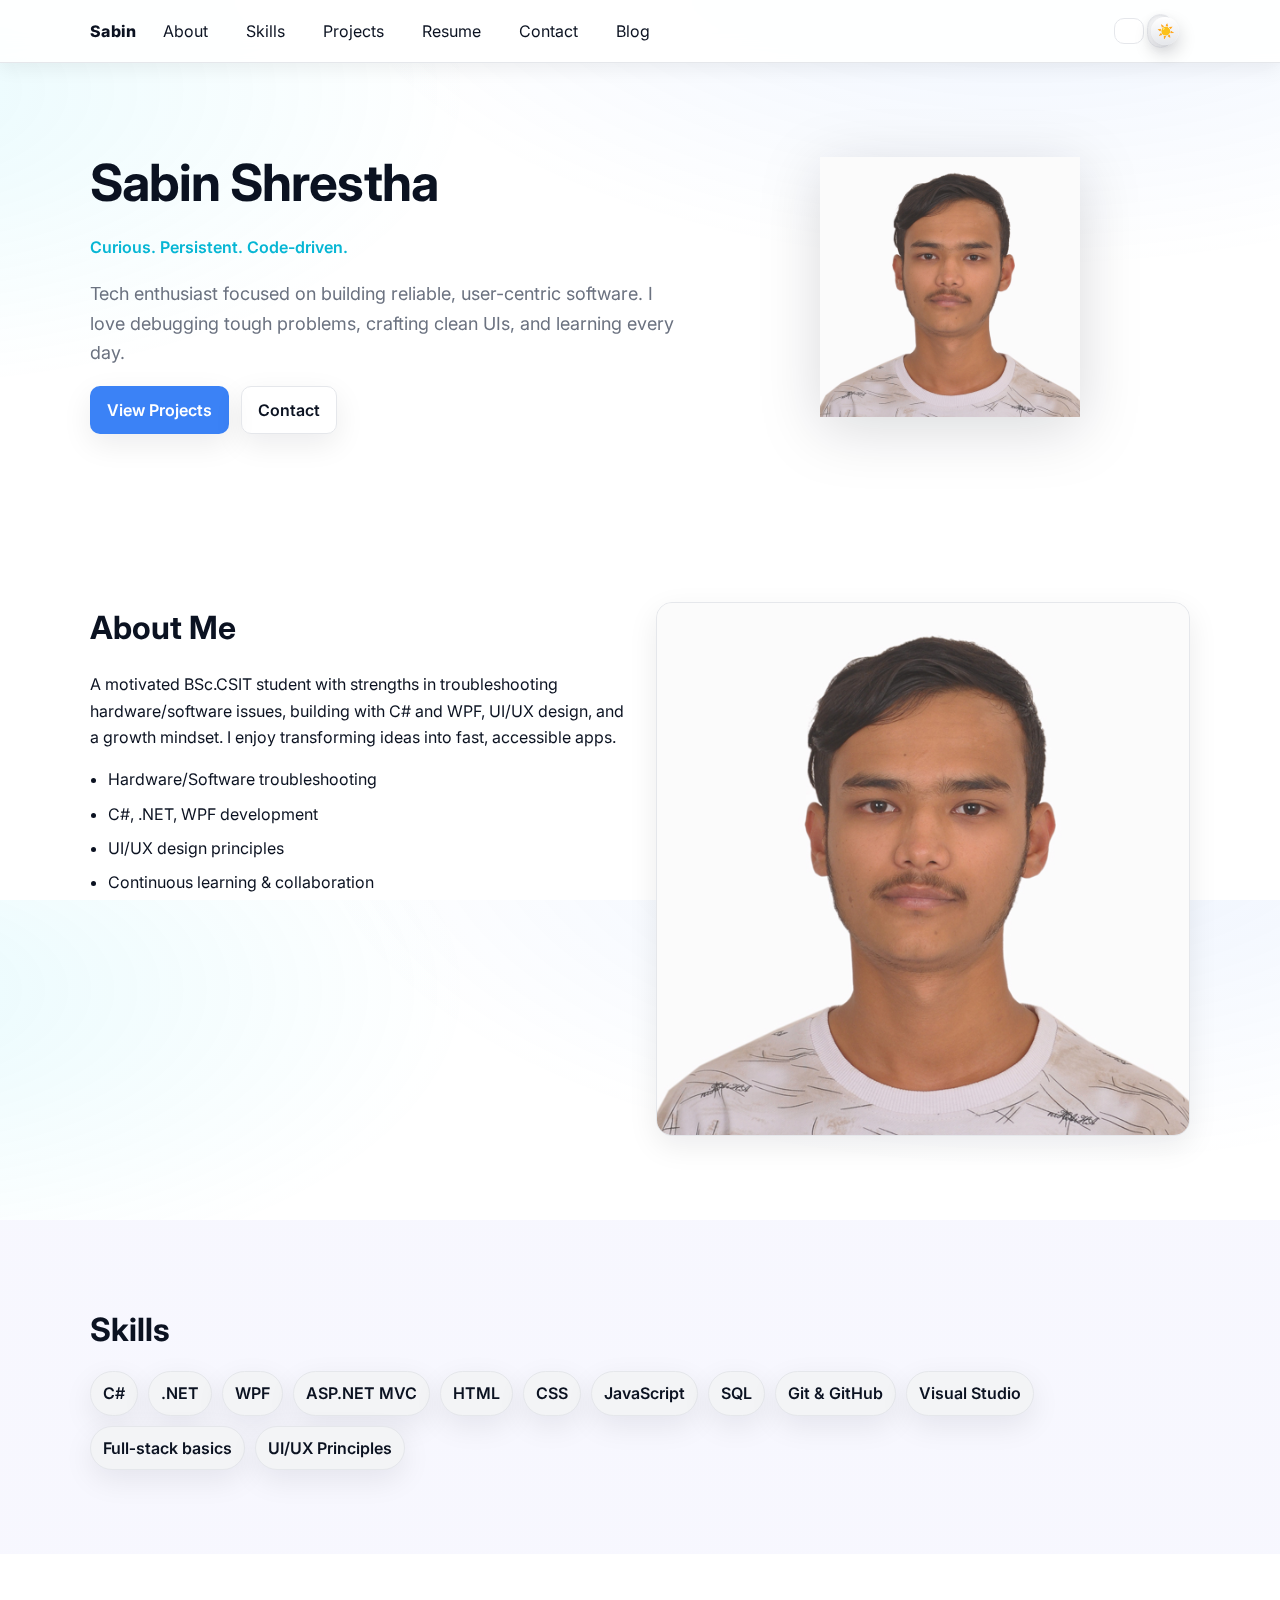
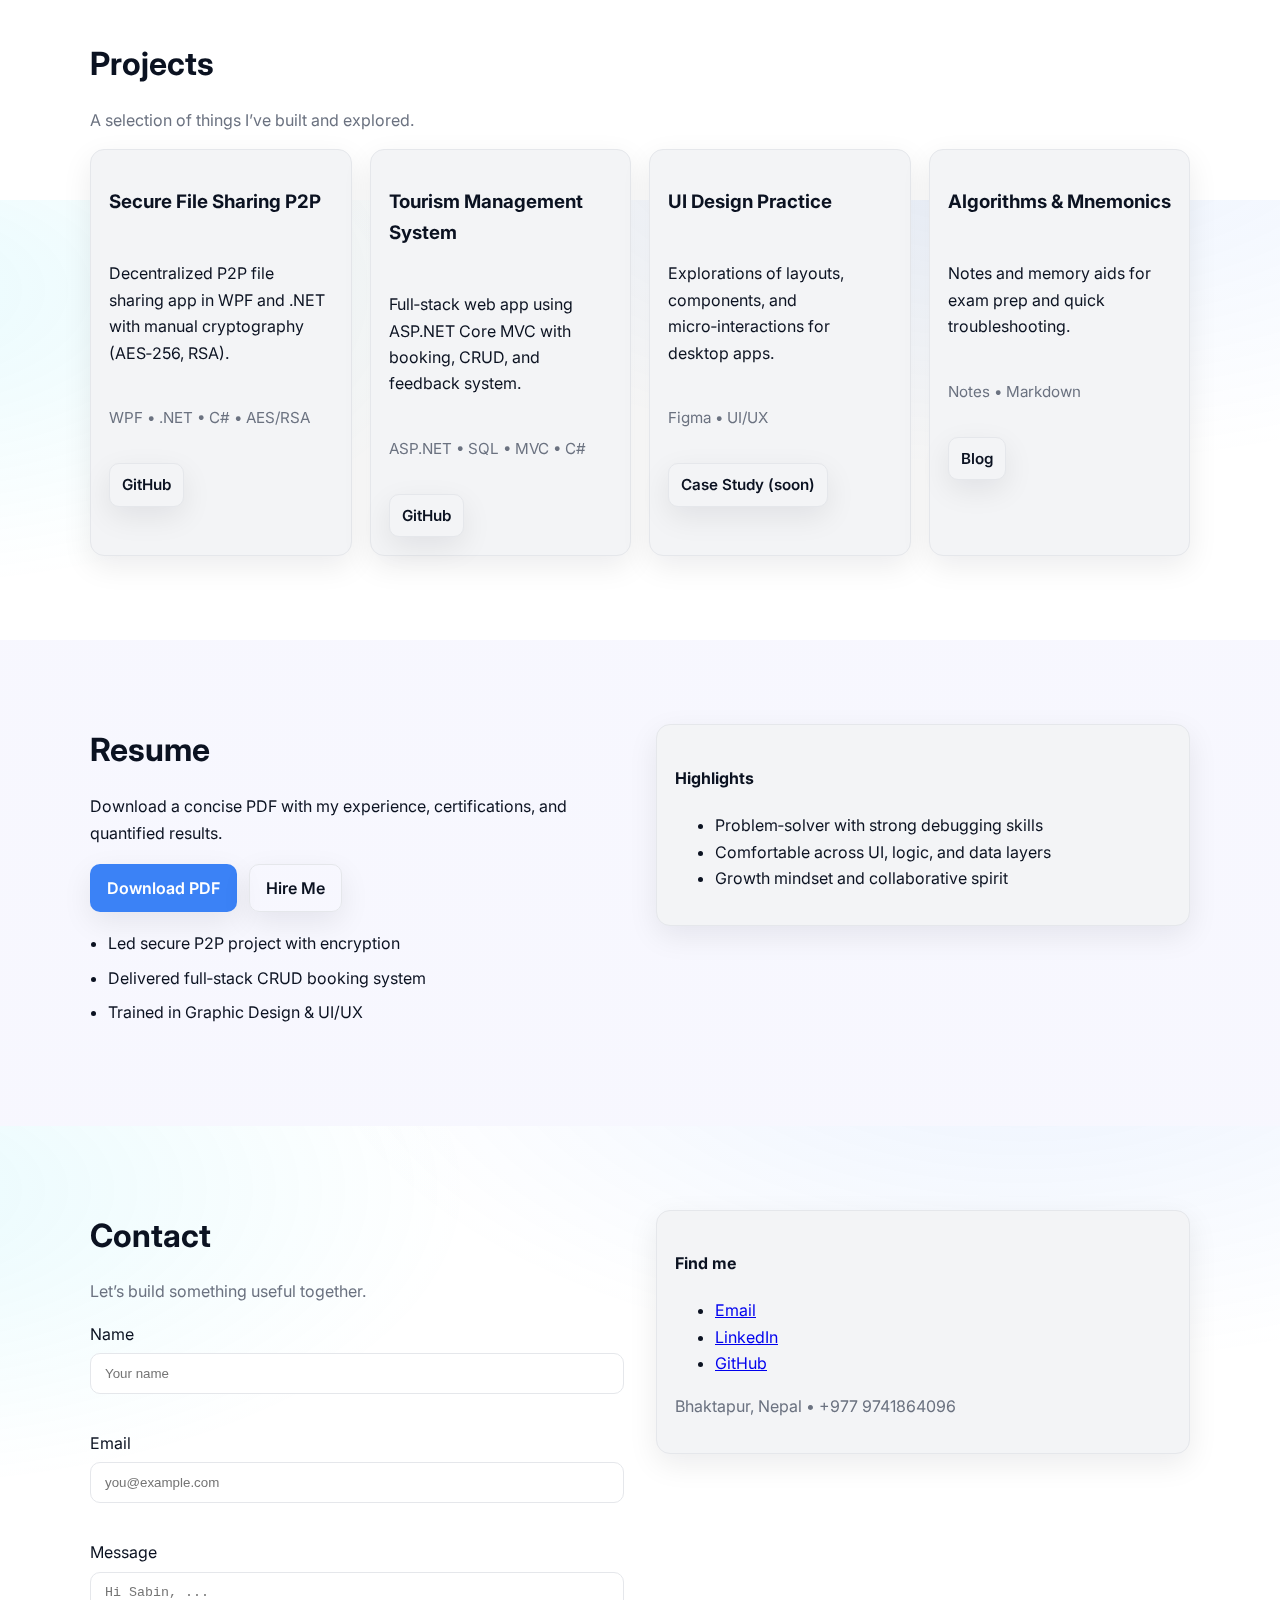
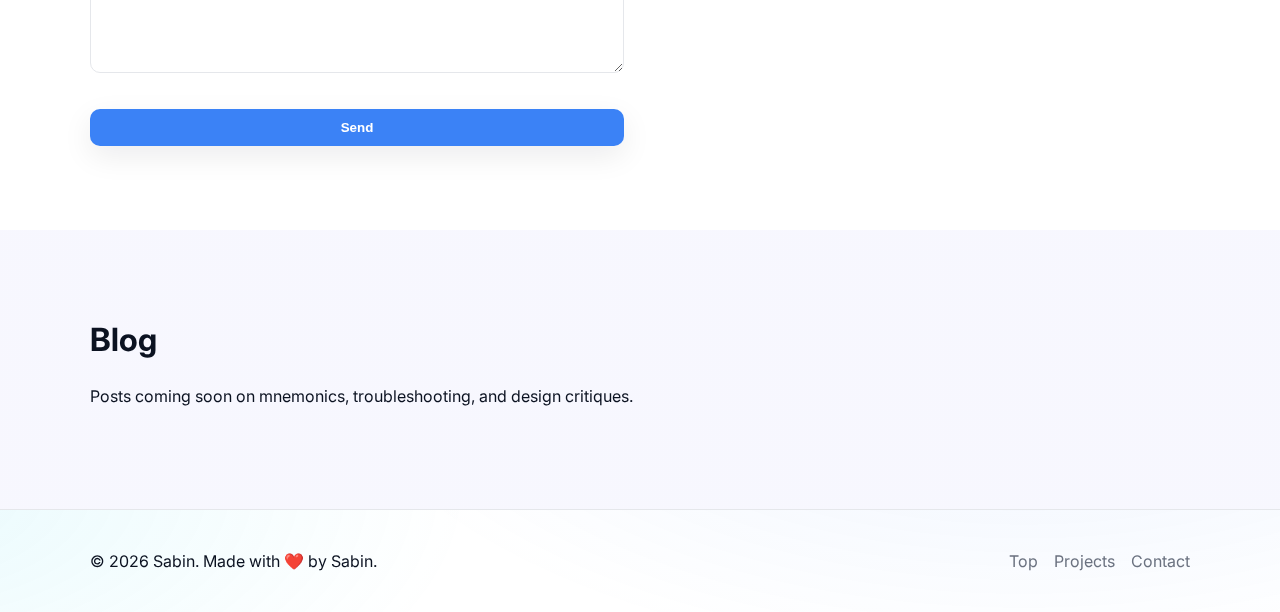
<file: sabeportfolio/index.html>
<!DOCTYPE html>
<html lang="en" data-theme="light">
<head>
  <meta charset="utf-8" />
  <meta name="viewport" content="width=device-width, initial-scale=1" />
  <title>Sabin | Portfolio</title>
  <meta name="description" content="Portfolio of Sabin Shrestha – Curious. Persistent. Code-driven." />
  <link rel="preconnect" href="https://fonts.googleapis.com">
  <link rel="preconnect" href="https://fonts.gstatic.com" crossorigin>
  <link href="https://fonts.googleapis.com/css2?family=Inter:wght@300;400;500;600;700;800&display=swap" rel="stylesheet">
  <link rel="stylesheet" href="./assets/css/styles.css" />
</head>
<body>
  <header class="site-header">
    <nav class="nav container">
      <a class="brand" href="#hero">Sabin</a>
      <button class="nav-toggle" aria-label="Toggle menu" aria-expanded="false">☰</button>
      <ul class="nav-links">
        <li><a href="#about">About</a></li>
        <li><a href="#skills">Skills</a></li>
        <li><a href="#projects">Projects</a></li>
        <li><a href="#resume">Resume</a></li>
        <li><a href="#contact">Contact</a></li>
        <li><a href="#blog">Blog</a></li>
      </ul>
      <label class="theme-switch" title="Toggle theme">
        <input id="theme-toggle" type="checkbox" />
        <span class="slider"></span>
      </label>
    </nav>
  </header>

  <main>
    <!-- Hero -->
    <section id="hero" class="section hero">
      <div class="container hero-grid">
        <div class="hero-text">
          <h1 id="site-name">Sabin Shrestha</h1>
          <p id="site-tag" class="tag">Curious. Persistent. Code-driven.</p>
          <p id="site-lead" class="lead">Tech enthusiast focused on building reliable, user-centric software. I love debugging tough problems, crafting clean UIs, and learning every day.</p>
          <div class="cta">
            <a class="btn primary" href="#projects">View Projects</a>
            <a class="btn ghost" href="#contact">Contact</a>
          </div>
        </div>
        <div class="hero-media">
          <img id="avatar-img" class="avatar" src="./assets/img/Sabin Shrestha.jpg" alt="Sabin avatar placeholder" />
        </div>
      </div>
    </section>

    <!-- About -->
    <section id="about" class="section">
      <div class="container two-col">
        <div>
          <h2>About Me</h2>
          <p id="about-text">A motivated BSc.CSIT student with strengths in troubleshooting hardware/software issues, building with C# and WPF, UI/UX design, and a growth mindset. I enjoy transforming ideas into fast, accessible apps.</p>
          <ul class="ticks">
            <li>Hardware/Software troubleshooting</li>
            <li>C#, .NET, WPF development</li>
            <li>UI/UX design principles</li>
            <li>Continuous learning & collaboration</li>
          </ul>
        </div>
        <div class="about-media">
          <div class="image-frame">
            <img src="./assets/img/Sabin Shrestha.jpg" alt="Friendly image placeholder" />
          </div>
        </div>
      </div>
    </section>

    <!-- Skills -->
    <section id="skills" class="section alt">
      <div class="container">
        <h2>Skills</h2>
        <div id="skills-chips" class="chip-grid">
          <span class="chip">C#</span>
          <span class="chip">.NET</span>
          <span class="chip">WPF</span>
          <span class="chip">ASP.NET MVC</span>
          <span class="chip">HTML</span>
          <span class="chip">CSS</span>
          <span class="chip">JavaScript</span>
          <span class="chip">SQL</span>
          <span class="chip">Git & GitHub</span>
          <span class="chip">Visual Studio</span>
          <span class="chip">Full‑stack basics</span>
          <span class="chip">UI/UX Principles</span>
        </div>
      </div>
    </section>

    <!-- Projects -->
    <section id="projects" class="section">
      <div class="container">
        <div class="section-head">
          <h2>Projects</h2>
          <p class="muted">A selection of things I’ve built and explored.</p>
        </div>
        <div id="projects-list" class="cards">
          <article class="card">
            <h3>Secure File Sharing P2P</h3>
            <p>Decentralized P2P file sharing app in WPF and .NET with manual cryptography (AES‑256, RSA).</p>
            <p class="stack">WPF • .NET • C# • AES/RSA</p>
            <div class="card-actions">
              <a class="btn small" href="https://github.com/001sabin/SecureFileShareP2P" target="_blank" rel="noopener">GitHub</a>
            </div>
          </article>
          <article class="card">
            <h3>Tourism Management System</h3>
            <p>Full‑stack web app using ASP.NET Core MVC with booking, CRUD, and feedback system.</p>
            <p class="stack">ASP.NET • SQL • MVC • C#</p>
            <div class="card-actions">
              <a class="btn small" href="https://github.com/001sabin/TourismManagementSystem" target="_blank" rel="noopener">GitHub</a>
            </div>
          </article>
          <article class="card">
            <h3>UI Design Practice</h3>
            <p>Explorations of layouts, components, and micro‑interactions for desktop apps.</p>
            <p class="stack">Figma • UI/UX</p>
            <div class="card-actions">
              <a class="btn small" href="#" aria-disabled="true">Case Study (soon)</a>
            </div>
          </article>
          <article class="card">
            <h3>Algorithms & Mnemonics</h3>
            <p>Notes and memory aids for exam prep and quick troubleshooting.</p>
            <p class="stack">Notes • Markdown</p>
            <div class="card-actions">
              <a class="btn small" href="#blog">Blog</a>
            </div>
          </article>
        </div>
      </div>
    </section>

    <!-- Resume -->
    <section id="resume" class="section alt">
      <div class="container two-col">
        <div>
          <h2>Resume</h2>
          <p>Download a concise PDF with my experience, certifications, and quantified results.</p>
          <div class="cta">
            <a id="resume-link" class="btn primary" href="./assets/resume/Sabin_Shrestha_Resume.pdf" download>Download PDF</a>
            <a class="btn ghost" href="#contact">Hire Me</a>
          </div>
          <ul class="ticks space">
            <li>Led secure P2P project with encryption</li>
            <li>Delivered full‑stack CRUD booking system</li>
            <li>Trained in Graphic Design & UI/UX</li>
          </ul>
        </div>
        <div>
          <div class="resume-card">
            <h4>Highlights</h4>
            <ul>
              <li>Problem‑solver with strong debugging skills</li>
              <li>Comfortable across UI, logic, and data layers</li>
              <li>Growth mindset and collaborative spirit</li>
            </ul>
          </div>
        </div>
      </div>
    </section>

    <!-- Contact -->
    <section id="contact" class="section">
      <div class="container two-col">
        <div>
          <h2>Contact</h2>
          <p class="muted">Let’s build something useful together.</p>
          <form id="contact-form" class="form" novalidate>
            <div class="field">
              <label for="name">Name</label>
              <input id="name" name="name" type="text" placeholder="Your name" required />
              <span class="error" data-for="name"></span>
            </div>
            <div class="field">
              <label for="email">Email</label>
              <input id="email" name="email" type="email" placeholder="you@example.com" required />
              <span class="error" data-for="email"></span>
            </div>
            <div class="field">
              <label for="message">Message</label>
              <textarea id="message" name="message" rows="5" placeholder="Hi Sabin, ..." required></textarea>
              <span class="error" data-for="message"></span>
            </div>
            <button class="btn primary" type="submit">Send</button>
          </form>
        </div>
        <div>
          <div class="contact-card">
            <h4>Find me</h4>
            <ul id="socials" class="socials">
              <li><a id="social-email" href="mailto:shresthasabin130@gmail.com">Email</a></li>
              <li><a id="social-linkedin" href="https://www.linkedin.com/in/sabinshrestha001/" target="_blank" rel="noopener">LinkedIn</a></li>
              <li><a id="social-github" href="https://github.com/001sabin" target="_blank" rel="noopener">GitHub</a></li>
            </ul>
            <p class="muted">Bhaktapur, Nepal • +977 9741864096</p>
          </div>
        </div>
      </div>
    </section>

    <!-- Blog Placeholder -->
    <section id="blog" class="section alt">
      <div class="container">
        <h2>Blog</h2>
        <p>Posts coming soon on mnemonics, troubleshooting, and design critiques.</p>
      </div>
    </section>
  </main>

  <footer class="site-footer">
    <div class="container footer-grid">
      <p>© <span id="year"></span> Sabin. Made with ❤️ by Sabin.</p>
      <ul class="footer-links">
        <li><a href="#hero">Top</a></li>
        <li><a href="#projects">Projects</a></li>
        <li><a href="#contact">Contact</a></li>
      </ul>
    </div>
  </footer>

  <script src="./assets/js/main.js"></script>
</body>
</html>
</file>
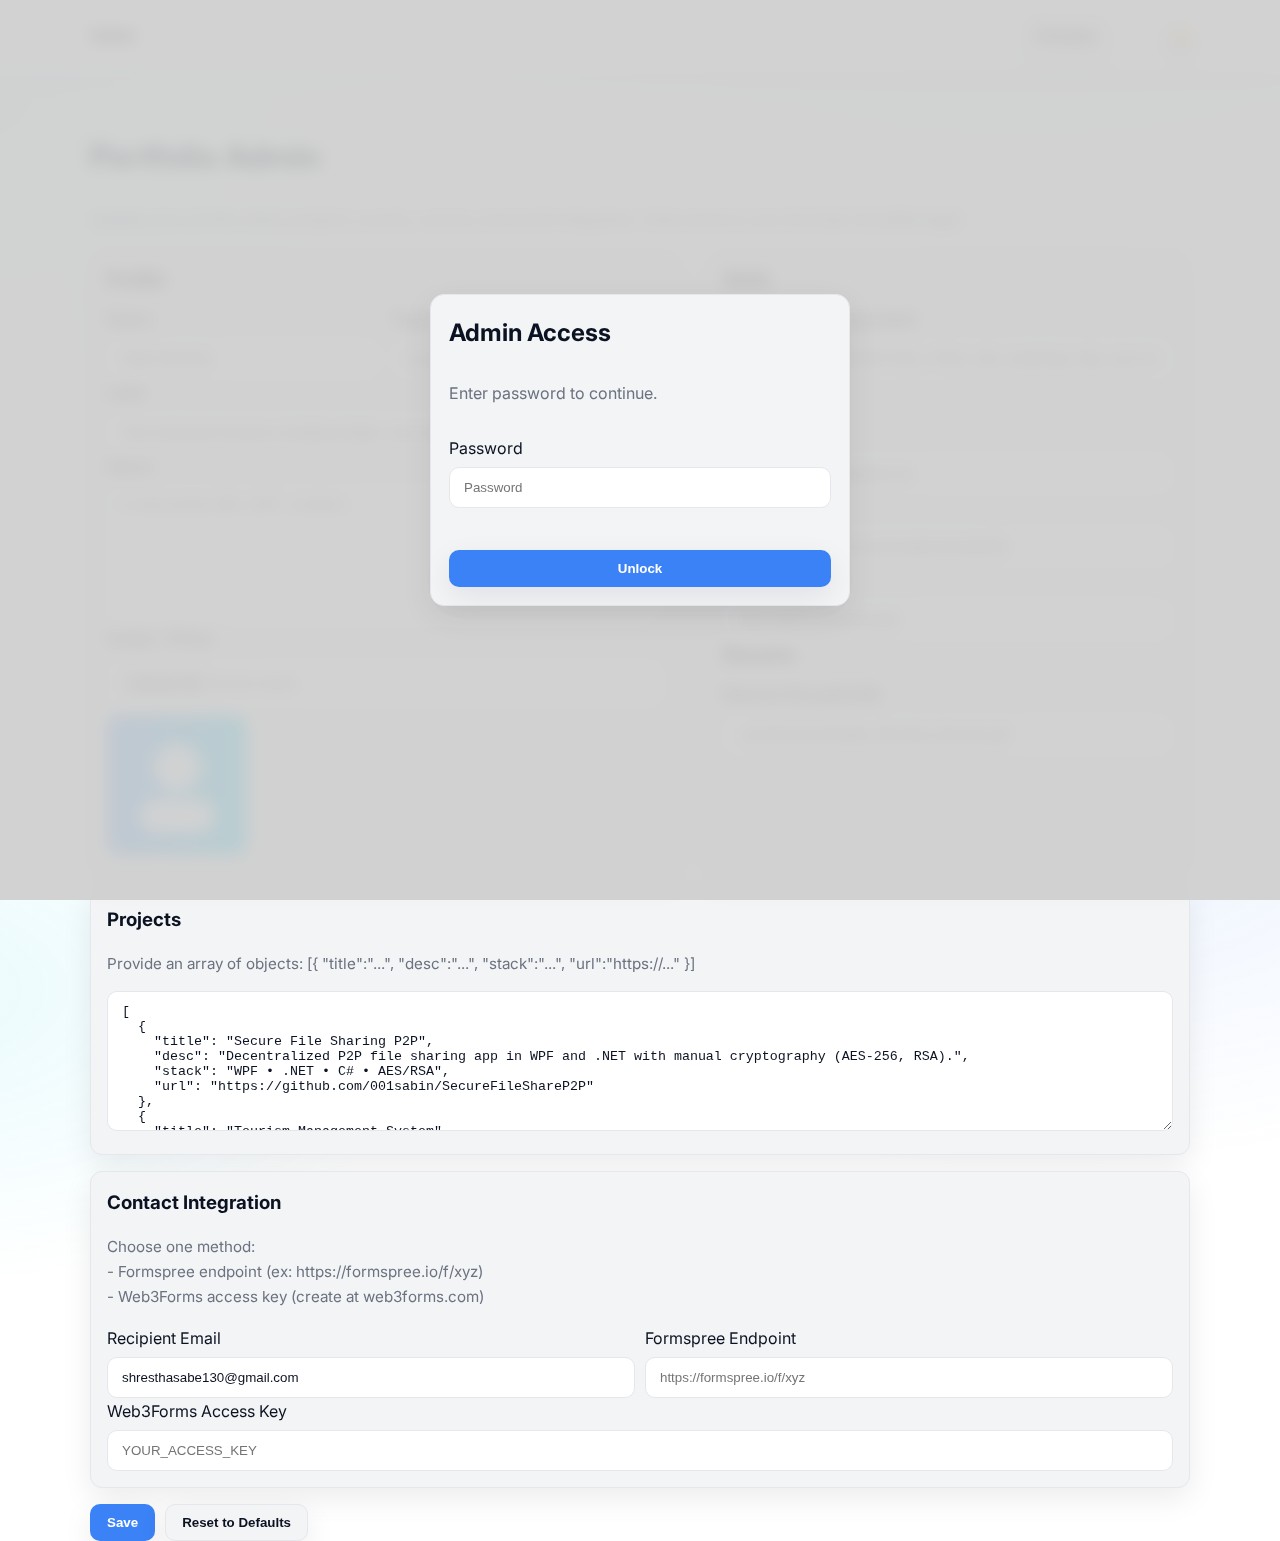
<file: sabeportfolio/admin.html>
<!DOCTYPE html>
<html lang="en" data-theme="light">
<head>
  <meta charset="utf-8" />
  <meta name="viewport" content="width=device-width, initial-scale=1" />
  <title>Admin • Sabin Portfolio</title>
  <link rel="preconnect" href="https://fonts.googleapis.com">
  <link rel="preconnect" href="https://fonts.gstatic.com" crossorigin>
  <link href="https://fonts.googleapis.com/css2?family=Inter:wght@300;400;500;600;700;800&display=swap" rel="stylesheet">
  <link rel="stylesheet" href="./assets/css/styles.css" />
  <style>
    main { padding-top: 110px; }
    .admin-grid { display: grid; grid-template-columns: 1.1fr .9fr; gap: 24px; }
    .panel { background: var(--card); border: 1px solid var(--border); border-radius: 12px; padding: 16px; box-shadow: var(--shadow); }
    .panel h3 { margin: 0 0 10px; }
    .row { display: grid; grid-template-columns: 1fr 1fr; gap: 10px; }
    textarea { min-height: 140px; }
    .note { color: var(--muted); font-size: .95rem; }
    .uploader { display: grid; gap: 8px; }
    .uploader img { width: 140px; border-radius: 12px; border: 1px solid var(--border); }
    .auth-overlay { position: fixed; inset: 0; background: color-mix(in oklab, var(--bg) 75%, rgba(0,0,0,.55)); backdrop-filter: blur(8px); display: grid; place-items: center; z-index: 9999; }
    .auth-card { width: min(420px, 92%); background: var(--card); border: 1px solid var(--border); border-radius: 14px; box-shadow: var(--shadow); padding: 18px; display: grid; gap: 12px; }
    .auth-card h2 { margin: 0; }
    .hidden { display: none !important; }
  </style>
</head>
<body>
  <div id="auth-overlay" class="auth-overlay">
    <div class="auth-card">
      <h2>Admin Access</h2>
      <p class="muted">Enter password to continue.</p>
      <div class="field"><label>Password</label><input id="auth-password" type="password" placeholder="Password"></div>
      <div id="auth-error" class="error"></div>
      <button id="auth-submit" class="btn primary">Unlock</button>
    </div>
  </div>
  <header class="site-header">
    <nav class="nav container">
      <a class="brand" href="./index.html">Sabin</a>
      <div></div>
      <a class="btn small" href="./index.html">Preview</a>
      <label class="theme-switch"><input id="admin-theme" type="checkbox"><span class="slider"></span></label>
    </nav>
  </header>

  <main class="container">
    <h1>Portfolio Admin</h1>
    <p class="muted">Update your profile, skills, projects, socials, resume, and email integration. Data saves to your browser (localStorage).</p>

    <div class="admin-grid">
      <section class="panel">
        <h3>Profile</h3>
        <div class="row">
          <div class="field"><label>Name</label><input id="in-name" placeholder="Sabin Shrestha"></div>
          <div class="field"><label>Tagline</label><input id="in-tag" placeholder="Curious. Persistent. Code-driven."></div>
        </div>
        <div class="field"><label>Lead</label><input id="in-lead" placeholder="Short intro"/></div>
        <div class="field"><label>About</label><textarea id="in-about" placeholder="About me"></textarea></div>
        <div class="uploader">
          <label>Avatar / Photo</label>
          <input id="in-avatar" type="file" accept="image/*" />
          <img id="avatar-preview" alt="Preview" />
        </div>
      </section>

      <section class="panel">
        <h3>Skills</h3>
        <div class="field"><label>Skills (comma-separated)</label><input id="in-skills" placeholder="C#, .NET, WPF, SQL, UI/UX" /></div>
        <h3>Socials</h3>
        <div class="field"><label>Email (mailto)</label><input id="in-social-email" placeholder="shresthasabe130@gmail.com" /></div>
        <div class="field"><label>LinkedIn URL</label><input id="in-social-linkedin" placeholder="https://www.linkedin.com/in/..." /></div>
        <div class="field"><label>GitHub URL</label><input id="in-social-github" placeholder="https://github.com/001sabin" /></div>
        <h3>Resume</h3>
        <div class="field"><label>Resume file path/URL</label><input id="in-resume" placeholder="./assets/resume/Sabin_Shrestha_Resume.pdf" /></div>
      </section>
    </div>

    <section class="panel" style="margin-top:16px;">
      <h3>Projects</h3>
      <p class="note">Provide an array of objects: [{ "title":"...", "desc":"...", "stack":"...", "url":"https://..." }]</p>
      <textarea id="in-projects" placeholder='[ {"title":"Secure File Sharing P2P","desc":"...","stack":"WPF • .NET","url":"https://github.com/..."} ]'></textarea>
    </section>

    <section class="panel" style="margin-top:16px;">
      <h3>Contact Integration</h3>
      <p class="note">Choose one method:
      <br>- Formspree endpoint (ex: https://formspree.io/f/xyz)
      <br>- Web3Forms access key (create at web3forms.com)</p>
      <div class="row">
        <div class="field"><label>Recipient Email</label><input id="in-recipient" placeholder="shresthasabe130@gmail.com"></div>
        <div class="field"><label>Formspree Endpoint</label><input id="in-formspree" placeholder="https://formspree.io/f/xyz" /></div>
      </div>
      <div class="field"><label>Web3Forms Access Key</label><input id="in-web3forms" placeholder="YOUR_ACCESS_KEY" /></div>
    </section>

    <div style="display:flex; gap:10px; margin:16px 0;">
      <button id="btn-save" class="btn primary">Save</button>
      <button id="btn-reset" class="btn">Reset to Defaults</button>
    </div>
  </main>

  <script src="./assets/js/admin.js"></script>
</body>
</html>
</file>
<file: sabeportfolio/assets/css/styles.css>
/* Theme Variables */
:root {
  --bg: #ffffff;
  --text: #0b1221;
  --muted: #6b7280;
  --primary: #3b82f6;
  --primary-600: #2563eb;
  --card: #f3f4f6;
  --border: #e5e7eb;
  --accent: #06b6d4;
  --shadow: 0 10px 30px rgba(2, 6, 23, 0.08);
}

html[data-theme="dark"] {
  --bg: #0b1221;
  --text: #e5e7eb;
  --muted: #9ca3af;
  --primary: #60a5fa;
  --primary-600: #3b82f6;
  --card: #111827;
  --border: #1f2937;
  --accent: #22d3ee;
  --shadow: 0 10px 30px rgba(0, 0, 0, 0.45);
}

/* Base */
* { box-sizing: border-box; }
html, body { height: 100%; }
body {
  margin: 0;
  font-family: 'Inter', system-ui, -apple-system, Segoe UI, Roboto, Arial, sans-serif;
  color: var(--text);
  background: radial-gradient(1200px 600px at 80% -10%, rgba(59,130,246,0.10), transparent 60%),
              radial-gradient(1000px 500px at -10% 10%, rgba(34,211,238,0.10), transparent 60%),
              var(--bg);
  line-height: 1.65;
}
img { max-width: 100%; display: block; }

.container { width: min(1100px, 92%); margin: 0 auto; }
.section { padding: 84px 0; scroll-margin-top: 92px; }
.section.alt { background: linear-gradient(0deg, rgba(99,102,241,0.05), rgba(99,102,241,0.05)) , var(--bg); }
.section h2 { font-size: 2rem; margin: 0 0 14px; }
.muted { color: var(--muted); }
.lead { font-size: 1.125rem; color: var(--muted); }
.space { margin-top: 18px; }

/* Header / Nav */
.site-header { position: fixed; inset: 0 0 auto 0; backdrop-filter: saturate(180%) blur(12px); background: color-mix(in oklab, var(--bg) 92%, transparent); border-bottom: 1px solid var(--border); z-index: 100; box-shadow: 0 6px 18px rgba(2,6,23,0.06); }
.nav { display: grid; grid-template-columns: auto 1fr auto auto; gap: 16px; align-items: center; padding: 14px 0; }
.brand { font-weight: 800; text-decoration: none; color: var(--text); letter-spacing: 0.3px; }
.nav-links { list-style: none; display: flex; gap: 18px; margin: 0; padding: 0; }
.nav-links a { color: var(--text); text-decoration: none; padding: 8px 10px; border-radius: 8px; }
.nav-links a:hover { background: var(--card); }
.nav-toggle { display: none; background: none; border: 1px solid var(--border); padding: 8px 10px; border-radius: 8px; color: var(--text); }
a:focus, button:focus, input:focus, textarea:focus { outline: 2px solid var(--primary); outline-offset: 2px; }

/* Theme switch */
.theme-switch { position: relative; width: 64px; height: 34px; display: inline-flex; align-items: center; cursor: pointer; }
.theme-switch input { appearance: none; width: 0; height: 0; }
.theme-switch .slider { position: relative; flex: 1; height: 100%;
  background: linear-gradient(90deg, color-mix(in oklab, var(--card) 85%, #fff 15%), color-mix(in oklab, var(--card) 85%, #eef2ff 15%));
  border-radius: 999px; border: 1px solid var(--border); box-shadow: inset 0 1px 2px rgba(0,0,0,0.06), 0 2px 8px rgba(2,6,23,0.04);
  transition: background .25s ease, box-shadow .25s ease;
}
.theme-switch .slider::after { content: "☀️"; font-size: 14px; display: grid; place-items: center; color: #f59e0b;
  position: absolute; width: 28px; height: 28px; top: 50%; left: 3px; transform: translateY(-50%);
  background: linear-gradient(180deg, #fff, #e5e7eb); border-radius: 50%; box-shadow: 0 8px 18px rgba(2,6,23,0.18);
  transition: left .25s ease, transform .1s ease;
}
.theme-switch:hover .slider::after { transform: translateY(-50%) scale(1.05); }
html[data-theme="dark"] .theme-switch .slider { background: linear-gradient(90deg, #0f172a, #111827); }
html[data-theme="dark"] .theme-switch .slider::after { content: "🌙"; color: #60a5fa; background: linear-gradient(180deg, #111827, #0b1221); }
.theme-switch input:checked + .slider::after { left: 33px; }

/* Hero */
.hero { padding: 140px 0 84px; }
.hero-grid { display: grid; grid-template-columns: 1.1fr .9fr; align-items: center; gap: 32px; }
.hero h1 { font-size: clamp(2.2rem, 5vw, 3.2rem); letter-spacing: -0.02em; margin: 0 0 10px; }
.tag { color: var(--accent); font-weight: 600; margin: 0 0 12px; }
.cta { display: flex; gap: 12px; margin-top: 18px; }
.hero .avatar { width: 260px; margin: 0 auto; filter: drop-shadow(0 12px 30px rgba(2,6,23,0.15)); }

/* Buttons */
.btn { --bg-btn: var(--card); --text-btn: var(--text); display: inline-flex; align-items: center; justify-content: center; gap: 8px; padding: 10px 16px; border-radius: 10px; border: 1px solid var(--border); color: var(--text-btn); background: var(--bg-btn); text-decoration: none; font-weight: 600; box-shadow: var(--shadow); transition: transform .08s ease, background .2s ease; }
.btn:hover { transform: translateY(-1px); }
.btn.primary { --bg-btn: var(--primary); --text-btn: white; border-color: color-mix(in oklab, var(--primary) 80%, #000 0%); }
.btn.ghost { background: transparent; }
.btn.small { padding: 8px 12px; font-size: .95rem; }
.btn.loading { opacity: .8; pointer-events: none; position: relative; }
.btn.loading::after { content: ""; width: 14px; height: 14px; border-radius: 50%; border: 2px solid rgba(255,255,255,.7); border-top-color: transparent; display: inline-block; animation: spin .8s linear infinite; margin-left: 8px; }
@keyframes spin { to { transform: rotate(360deg); } }

/* Grids */
.two-col { display: grid; grid-template-columns: 1fr 1fr; gap: 32px; align-items: start; }
.cards { display: grid; grid-template-columns: repeat(4, 1fr); gap: 18px; }

/* Elements */
.image-frame { border-radius: 16px; overflow: hidden; border: 1px solid var(--border); background: var(--card); box-shadow: var(--shadow); }
.ticks { padding-left: 18px; }
.ticks li { margin: 8px 0; }

.card { border: 1px solid var(--border); background: var(--card); padding: 18px; border-radius: 14px; box-shadow: var(--shadow); display: flex; flex-direction: column; gap: 8px; }
.card .stack { color: var(--muted); font-size: .95rem; }
.card-actions { margin-top: 10px; }

.resume-card, .contact-card { border: 1px solid var(--border); background: var(--card); padding: 18px; border-radius: 14px; box-shadow: var(--shadow); }

.alert { border: 1px solid var(--border); background: color-mix(in oklab, var(--card) 85%, #d1fae5 15%); color: #065f46; padding: 12px 14px; border-radius: 10px; box-shadow: var(--shadow); }
.alert.error { background: color-mix(in oklab, var(--card) 85%, #fee2e2 15%); color: #7f1d1d; }

.chip-grid { display: flex; flex-wrap: wrap; gap: 10px; }
.chip { background: var(--card); border: 1px solid var(--border); padding: 8px 12px; border-radius: 999px; font-weight: 600; box-shadow: var(--shadow); }

.form { display: grid; gap: 12px; }
.field { display: grid; gap: 6px; }
input, textarea { width: 100%; padding: 12px 14px; border-radius: 10px; border: 1px solid var(--border); color: var(--text); background: var(--bg); }
.error { color: #ef4444; font-size: .9rem; min-height: 1.25em; }

/* Footer */
.site-footer { border-top: 1px solid var(--border); padding: 22px 0; }
.footer-grid { display: flex; align-items: center; justify-content: space-between; gap: 14px; }
.footer-links { display: flex; gap: 16px; list-style: none; padding: 0; margin: 0; }
.footer-links a { color: var(--muted); text-decoration: none; }
.footer-links a:hover { color: var(--text); }

/* Responsive */
@media (max-width: 1024px) {
  .cards { grid-template-columns: repeat(2, 1fr); }
  .hero-grid { grid-template-columns: 1fr; }
}
@media (max-width: 720px) {
  .two-col { grid-template-columns: 1fr; }
  .nav { grid-template-columns: auto auto 1fr auto; }
  .nav-links { position: absolute; right: 4%; top: 62px; background: var(--bg); border: 1px solid var(--border); border-radius: 12px; padding: 12px; flex-direction: column; gap: 8px; box-shadow: var(--shadow); display: none; }
  .nav-links.open { display: flex; }
  .nav-toggle { display: inline-flex; }
}
</file>
